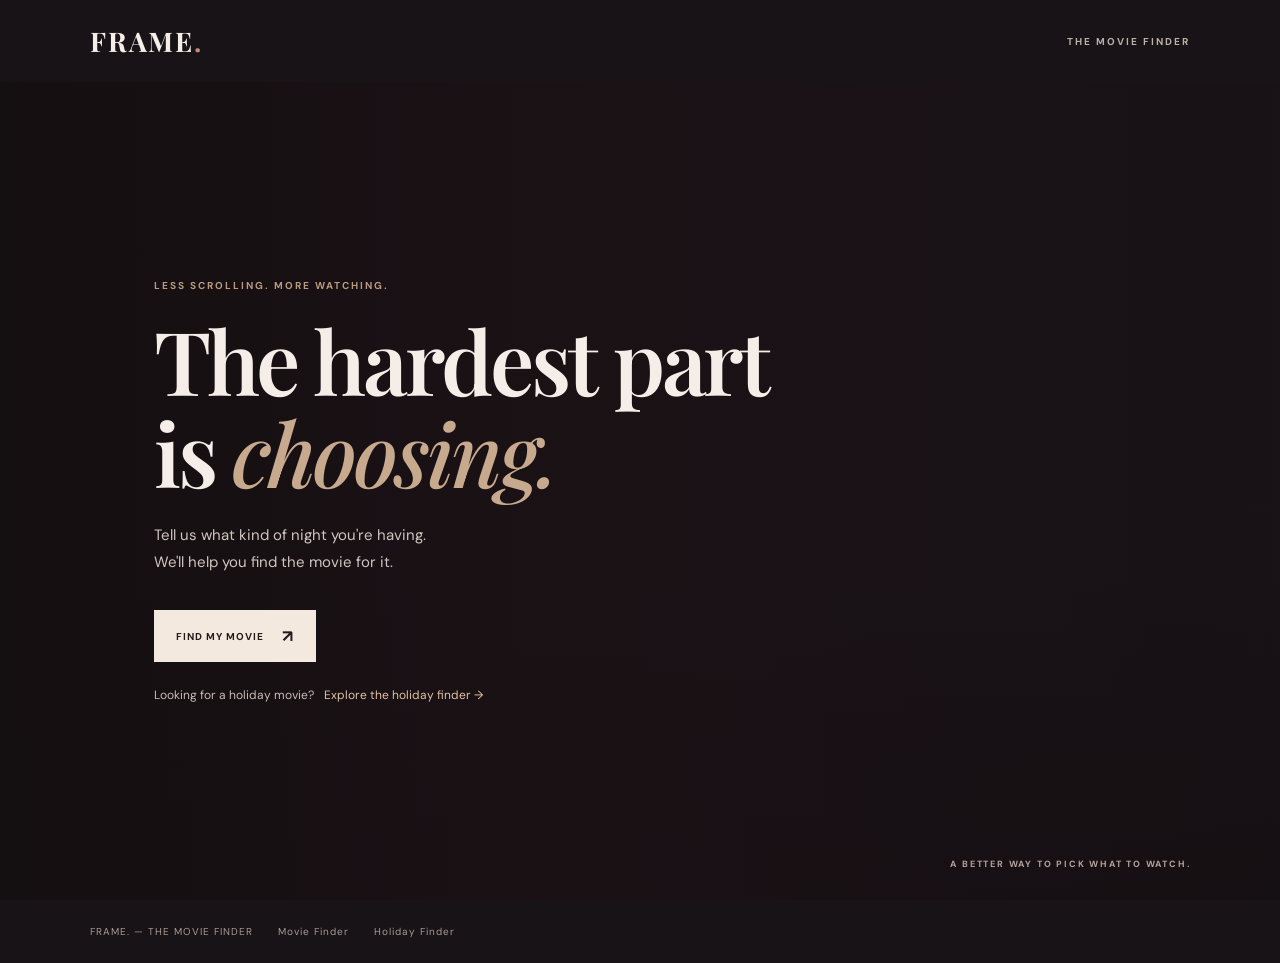
<file: index.html>
<!DOCTYPE html>
<html lang="en"><head><meta charset="UTF-8"><meta name="viewport" content="width=device-width,initial-scale=1"><meta name="theme-color" content="#171316"><title>FRAME. — Find your next movie</title><link rel="preconnect" href="https://fonts.googleapis.com"><link rel="preconnect" href="https://fonts.gstatic.com" crossorigin><link href="https://fonts.googleapis.com/css2?family=DM+Sans:wght@400;500;600;700&family=Playfair+Display:wght@500;600;700&display=swap" rel="stylesheet"><link rel="stylesheet" href="styles.css"></head>
<body class="home-page"><header class="site-header"><a class="wordmark" href="index.html">FRAME<span>.</span></a><span class="header-note">THE MOVIE FINDER</span></header>
<main class="hero"><div class="hero-shade"></div><div class="hero-content"><p class="eyebrow">LESS SCROLLING. MORE WATCHING.</p><h1>The hardest part<br>is <em>choosing.</em></h1><p class="hero-copy">Tell us what kind of night you're having.<br>We'll help you find the movie for it.</p><a class="button button-light" href="finder.html">Find my movie <span>↗</span></a><a class="holiday-entry" href="holiday.html">Looking for a holiday movie? <span>Explore the holiday finder →</span></a></div><div class="hero-caption">A BETTER WAY TO PICK WHAT TO WATCH.</div></main>
<footer class="site-footer home-footer"><span>FRAME. — THE MOVIE FINDER</span><a href="finder.html">Movie Finder</a><a href="holiday.html">Holiday Finder</a></footer><script src="script.js"></script></body></html>
</file>
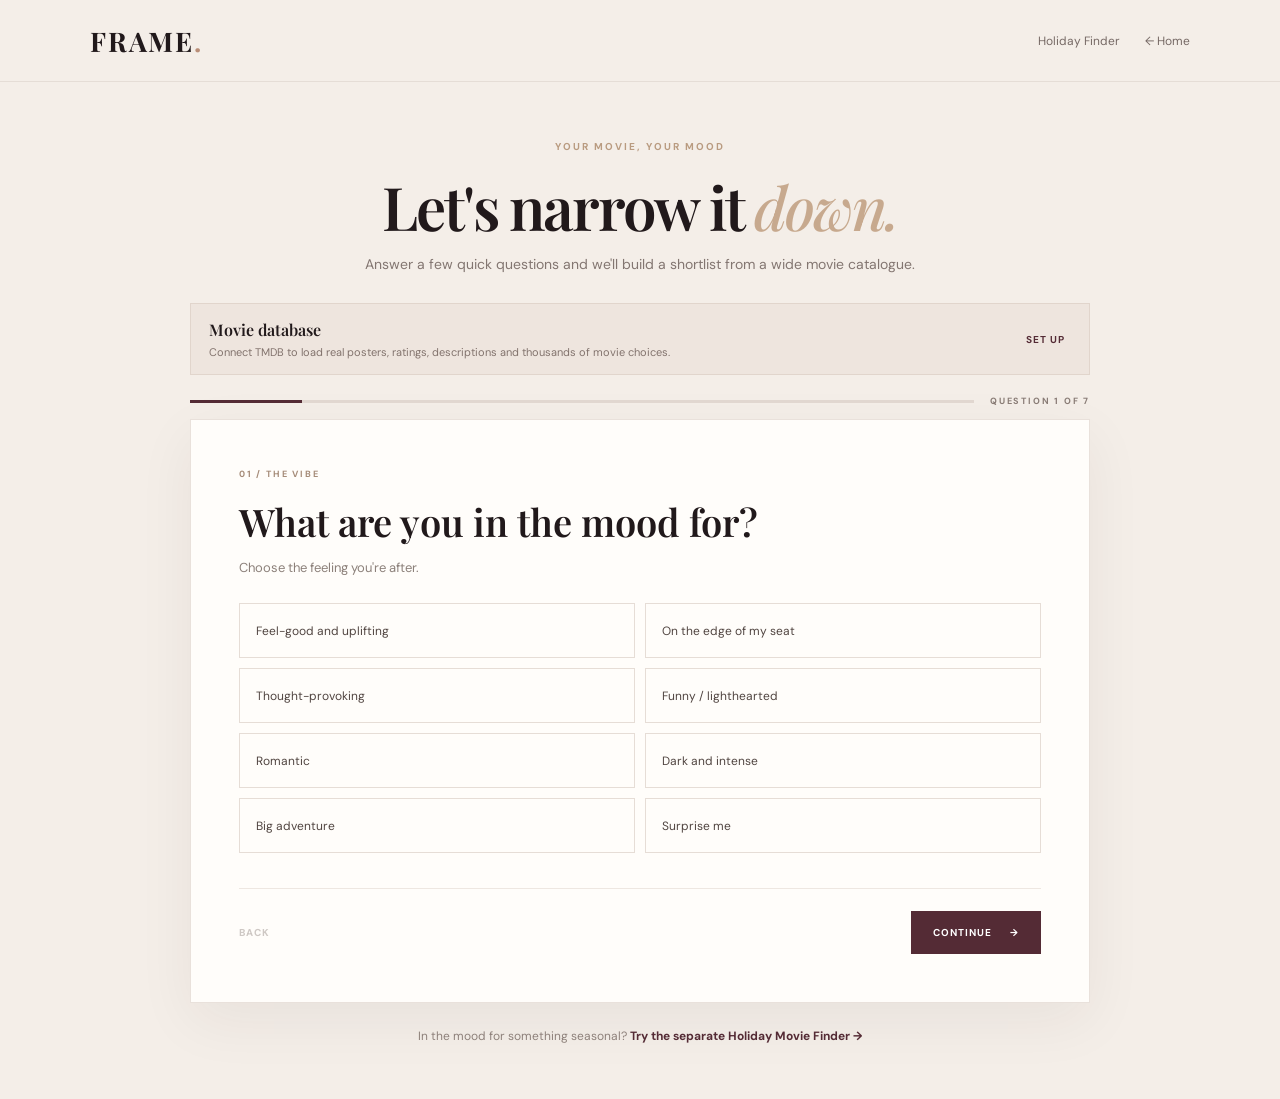
<file: finder.html>
<!DOCTYPE html><html lang="en"><head><meta charset="UTF-8"><meta name="viewport" content="width=device-width,initial-scale=1"><meta name="theme-color" content="#171316"><title>Movie Finder — FRAME.</title><link rel="preconnect" href="https://fonts.googleapis.com"><link rel="preconnect" href="https://fonts.gstatic.com" crossorigin><link href="https://fonts.googleapis.com/css2?family=DM+Sans:wght@400;500;600;700&family=Playfair+Display:wght@500;600;700&display=swap" rel="stylesheet"><link rel="stylesheet" href="styles.css"></head><body>
<header class="site-header inner-header"><a class="wordmark" href="index.html">FRAME<span>.</span></a><nav class="header-links"><a href="holiday.html">Holiday Finder</a><a class="back-link" href="index.html">← Home</a></nav></header>
<main class="survey-shell"><div class="survey-heading"><p class="eyebrow">YOUR MOVIE, YOUR MOOD</p><h1>Let's narrow it <em>down.</em></h1><p>Answer a few quick questions and we'll build a shortlist from a wide movie catalogue.</p></div>
<section class="database-panel"><div><strong>Movie database</strong><p id="dbStatus">Connect TMDB to load real posters, ratings, descriptions and thousands of movie choices.</p></div><button class="text-button" id="toggleApi">Set up</button><div class="api-entry" id="apiEntry" hidden><label for="tmdbToken">TMDB Read Access Token</label><input id="tmdbToken" type="password" autocomplete="off" placeholder="Paste your TMDB API Read Access Token"><div class="api-actions"><button class="button button-dark button-small" id="saveToken">Save on this device</button><button class="text-button" id="clearToken">Clear</button></div><small>Your token is stored only in this browser, not in your GitHub files. For a public commercial site, use a secure backend instead.</small></div></section>
<div class="progress-wrap"><div class="progress-track"><div class="progress-fill" id="progressFill"></div></div><span id="progressLabel">QUESTION 1 OF 7</span></div>
<form id="movieSurvey" class="survey-card">
<section class="question-step active" data-step="0"><p class="step-kicker">01 / THE VIBE</p><h2>What are you in the mood for?</h2><p class="question-help">Choose the feeling you're after.</p><div class="choice-grid">
<label class="choice"><input type="radio" name="mood" value="feel-good" required><span>Feel-good and uplifting</span></label><label class="choice"><input type="radio" name="mood" value="edge"><span>On the edge of my seat</span></label><label class="choice"><input type="radio" name="mood" value="thoughtful"><span>Thought-provoking</span></label><label class="choice"><input type="radio" name="mood" value="laugh"><span>Funny / lighthearted</span></label><label class="choice"><input type="radio" name="mood" value="romantic"><span>Romantic</span></label><label class="choice"><input type="radio" name="mood" value="dark"><span>Dark and intense</span></label><label class="choice"><input type="radio" name="mood" value="adventure"><span>Big adventure</span></label><label class="choice"><input type="radio" name="mood" value="surprise"><span>Surprise me</span></label></div></section>
<section class="question-step" data-step="1"><p class="step-kicker">02 / THE GENRE</p><h2>What genres sound good?</h2><p class="question-help">Pick as many as you like.</p><div class="choice-grid">
<label class="choice"><input type="checkbox" name="genre" value="28"><span>Action</span></label><label class="choice"><input type="checkbox" name="genre" value="12"><span>Adventure</span></label><label class="choice"><input type="checkbox" name="genre" value="16"><span>Animation</span></label><label class="choice"><input type="checkbox" name="genre" value="35"><span>Comedy</span></label><label class="choice"><input type="checkbox" name="genre" value="80"><span>Crime</span></label><label class="choice"><input type="checkbox" name="genre" value="99"><span>Documentary</span></label><label class="choice"><input type="checkbox" name="genre" value="18"><span>Drama</span></label><label class="choice"><input type="checkbox" name="genre" value="10751"><span>Family</span></label><label class="choice"><input type="checkbox" name="genre" value="14"><span>Fantasy</span></label><label class="choice"><input type="checkbox" name="genre" value="36"><span>History</span></label><label class="choice"><input type="checkbox" name="genre" value="27"><span>Horror</span></label><label class="choice"><input type="checkbox" name="genre" value="10402"><span>Music</span></label><label class="choice"><input type="checkbox" name="genre" value="9648"><span>Mystery</span></label><label class="choice"><input type="checkbox" name="genre" value="10749"><span>Romance</span></label><label class="choice"><input type="checkbox" name="genre" value="878"><span>Sci-fi</span></label><label class="choice"><input type="checkbox" name="genre" value="53"><span>Thriller</span></label><label class="choice"><input type="checkbox" name="genre" value="10752"><span>War</span></label><label class="choice"><input type="checkbox" name="genre" value="37"><span>Western</span></label></div></section>
<section class="question-step" data-step="2"><p class="step-kicker">03 / YOUR COMPANY</p><h2>Who's watching with you?</h2><div class="choice-grid"><label class="choice"><input type="radio" name="company" value="solo" required><span>Just me</span></label><label class="choice"><input type="radio" name="company" value="date"><span>Date night</span></label><label class="choice"><input type="radio" name="company" value="friends"><span>Friends</span></label><label class="choice"><input type="radio" name="company" value="family"><span>Family / all ages</span></label><label class="choice"><input type="radio" name="company" value="partner"><span>My partner</span></label><label class="choice"><input type="radio" name="company" value="kids"><span>Watching with kids</span></label></div></section>
<section class="question-step" data-step="3"><p class="step-kicker">04 / THE CLOCK</p><h2>How much time do you have?</h2><div class="choice-grid"><label class="choice"><input type="radio" name="runtime" value="short" required><span>Under 90 minutes</span></label><label class="choice"><input type="radio" name="runtime" value="standard"><span>90–120 minutes</span></label><label class="choice"><input type="radio" name="runtime" value="long"><span>More than 2 hours</span></label><label class="choice"><input type="radio" name="runtime" value="any"><span>Any runtime</span></label></div></section>
<section class="question-step" data-step="4"><p class="step-kicker">05 / THE ERA</p><h2>What era are you feeling?</h2><div class="choice-grid"><label class="choice"><input type="radio" name="era" value="recent" required><span>Recent releases (2020–now)</span></label><label class="choice"><input type="radio" name="era" value="2010s"><span>2010s</span></label><label class="choice"><input type="radio" name="era" value="2000s"><span>2000s</span></label><label class="choice"><input type="radio" name="era" value="older"><span>Before 2000</span></label><label class="choice"><input type="radio" name="era" value="any"><span>Any era</span></label></div></section>
<section class="question-step" data-step="5"><p class="step-kicker">06 / THE RATING</p><h2>How highly rated should it be?</h2><div class="choice-grid"><label class="choice"><input type="radio" name="rating" value="0" required><span>I'm open to anything</span></label><label class="choice"><input type="radio" name="rating" value="6"><span>6+ out of 10</span></label><label class="choice"><input type="radio" name="rating" value="7"><span>7+ out of 10</span></label><label class="choice"><input type="radio" name="rating" value="8"><span>8+ out of 10</span></label></div></section>
<section class="question-step" data-step="6"><p class="step-kicker">07 / THE FINAL TOUCH</p><h2>Anything you'd rather avoid?</h2><p class="question-help">Optional. We'll use these as soft filters where possible.</p><div class="choice-grid"><label class="choice"><input type="checkbox" name="avoid" value="horror"><span>Horror / scary content</span></label><label class="choice"><input type="checkbox" name="avoid" value="adult"><span>Adult-oriented films</span></label><label class="choice"><input type="checkbox" name="avoid" value="foreign"><span>Subtitles / non-English</span></label><label class="choice"><input type="checkbox" name="avoid" value="none"><span>No preference</span></label></div></section>
<div class="survey-actions"><button type="button" class="button button-quiet" id="prevBtn" disabled>Back</button><button type="button" class="button button-dark" id="nextBtn">Continue <span>→</span></button></div></form>
<section id="results" class="results-panel" hidden><div class="results-top"><div><p class="eyebrow">YOUR FRAME. PICKS</p><h2>Tonight's shortlist.</h2><p class="results-intro" id="resultsIntro">Picked around your answers.</p></div><button class="button button-outline" id="againBtn">Retake survey</button></div><div class="results-toolbar"><span id="resultCount">Recommendations</span><select id="sortResults" aria-label="Sort recommendations"><option value="match">Best match</option><option value="rating">Highest rated</option><option value="newest">Newest first</option></select></div><div id="recommendations" class="movie-grid"></div><button class="button button-outline load-more" id="loadMore" hidden>Load more movies</button><p class="tmdb-credit">Movie data and images provided by TMDB. This product uses the TMDB API but is not endorsed or certified by TMDB.</p></section>
<p class="page-switch">In the mood for something seasonal? <a href="holiday.html">Try the separate Holiday Movie Finder →</a></p></main><script src="script.js"></script></body></html>
</file>
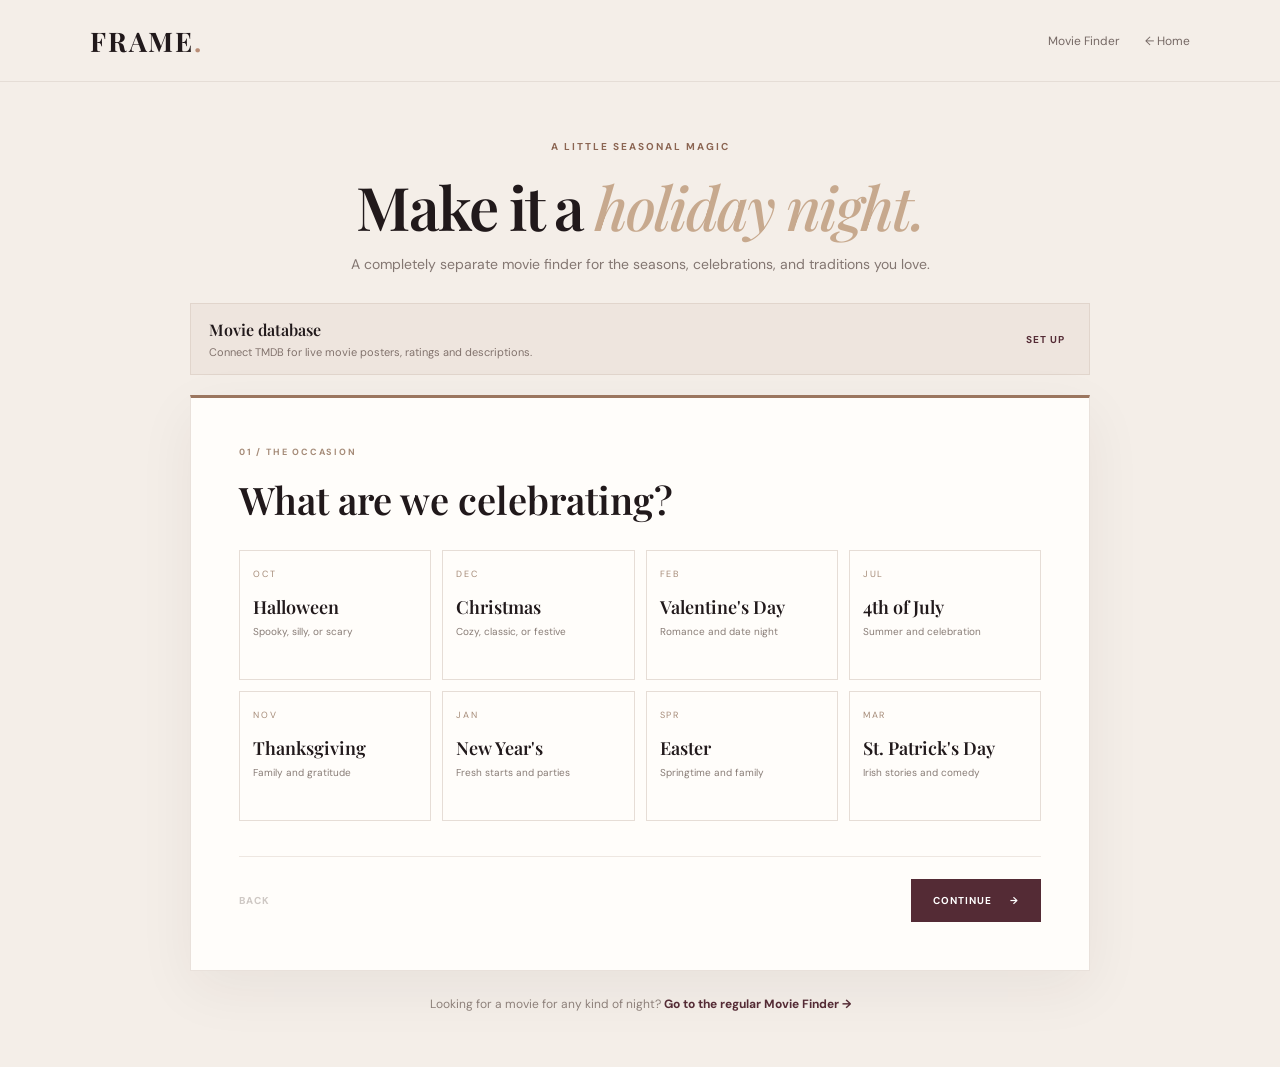
<file: holiday.html>
<!DOCTYPE html><html lang="en"><head><meta charset="UTF-8"><meta name="viewport" content="width=device-width,initial-scale=1"><meta name="theme-color" content="#171316"><title>Holiday Movie Finder — FRAME.</title><link rel="preconnect" href="https://fonts.googleapis.com"><link rel="preconnect" href="https://fonts.gstatic.com" crossorigin><link href="https://fonts.googleapis.com/css2?family=DM+Sans:wght@400;500;600;700&family=Playfair+Display:wght@500;600;700&display=swap" rel="stylesheet"><link rel="stylesheet" href="styles.css"></head><body class="holiday-page">
<header class="site-header inner-header"><a class="wordmark" href="index.html">FRAME<span>.</span></a><nav class="header-links"><a href="finder.html">Movie Finder</a><a class="back-link" href="index.html">← Home</a></nav></header>
<main class="survey-shell"><div class="survey-heading"><p class="eyebrow">A LITTLE SEASONAL MAGIC</p><h1>Make it a <em>holiday night.</em></h1><p>A completely separate movie finder for the seasons, celebrations, and traditions you love.</p></div>
<section class="database-panel"><div><strong>Movie database</strong><p id="dbStatus">Connect TMDB for live movie posters, ratings and descriptions.</p></div><button class="text-button" id="toggleApi">Set up</button><div class="api-entry" id="apiEntry" hidden><label for="tmdbToken">TMDB Read Access Token</label><input id="tmdbToken" type="password" autocomplete="off" placeholder="Paste your TMDB API Read Access Token"><div class="api-actions"><button class="button button-dark button-small" id="saveToken">Save on this device</button><button class="text-button" id="clearToken">Clear</button></div><small>Your token stays in this browser, not in your GitHub repository. A public commercial site should use a secure backend.</small></div></section>
<form id="holidaySurvey" class="survey-card holiday-card"><section class="question-step active" data-holiday-step="0"><p class="step-kicker">01 / THE OCCASION</p><h2>What are we celebrating?</h2><div class="holiday-grid">
<label class="holiday-choice"><input type="radio" name="holiday" value="halloween" required><span class="holiday-symbol">OCT</span><strong>Halloween</strong><small>Spooky, silly, or scary</small></label><label class="holiday-choice"><input type="radio" name="holiday" value="christmas"><span class="holiday-symbol">DEC</span><strong>Christmas</strong><small>Cozy, classic, or festive</small></label><label class="holiday-choice"><input type="radio" name="holiday" value="valentines"><span class="holiday-symbol">FEB</span><strong>Valentine's Day</strong><small>Romance and date night</small></label><label class="holiday-choice"><input type="radio" name="holiday" value="july4"><span class="holiday-symbol">JUL</span><strong>4th of July</strong><small>Summer and celebration</small></label><label class="holiday-choice"><input type="radio" name="holiday" value="thanksgiving"><span class="holiday-symbol">NOV</span><strong>Thanksgiving</strong><small>Family and gratitude</small></label><label class="holiday-choice"><input type="radio" name="holiday" value="newyear"><span class="holiday-symbol">JAN</span><strong>New Year's</strong><small>Fresh starts and parties</small></label><label class="holiday-choice"><input type="radio" name="holiday" value="easter"><span class="holiday-symbol">SPR</span><strong>Easter</strong><small>Springtime and family</small></label><label class="holiday-choice"><input type="radio" name="holiday" value="stpatricks"><span class="holiday-symbol">MAR</span><strong>St. Patrick's Day</strong><small>Irish stories and comedy</small></label></div></section>
<section class="question-step" data-holiday-step="1"><p class="step-kicker">02 / THE KIND OF NIGHT</p><h2>What kind of holiday movie?</h2><p class="question-help" id="holidayHint">Choose the style that feels right.</p><div class="choice-grid" id="holidayStyles"></div></section>
<section class="question-step" data-holiday-step="2"><p class="step-kicker">03 / YOUR COMPANY</p><h2>Who's joining movie night?</h2><div class="choice-grid"><label class="choice"><input type="radio" name="hcompany" value="solo" required><span>Just me</span></label><label class="choice"><input type="radio" name="hcompany" value="date"><span>Date night</span></label><label class="choice"><input type="radio" name="hcompany" value="friends"><span>Friends</span></label><label class="choice"><input type="radio" name="hcompany" value="family"><span>Family / all ages</span></label></div></section>
<section class="question-step" data-holiday-step="3"><p class="step-kicker">04 / THE VIBE</p><h2>How should it feel?</h2><div class="choice-grid"><label class="choice"><input type="radio" name="hvibe" value="cozy" required><span>Cozy and comforting</span></label><label class="choice"><input type="radio" name="hvibe" value="fun"><span>Fun and upbeat</span></label><label class="choice"><input type="radio" name="hvibe" value="spooky"><span>Spooky / thrilling</span></label><label class="choice"><input type="radio" name="hvibe" value="classic"><span>Classic and nostalgic</span></label><label class="choice"><input type="radio" name="hvibe" value="any"><span>Surprise me</span></label></div></section>
<div class="survey-actions"><button type="button" class="button button-quiet" id="holidayPrev" disabled>Back</button><button type="button" class="button button-dark" id="holidayNext">Continue <span>→</span></button></div></form>
<section id="holidayResults" class="results-panel" hidden><div class="results-top"><div><p class="eyebrow">THE HOLIDAY EDITION</p><h2 id="holidayResultTitle">Your holiday watchlist.</h2><p class="results-intro" id="holidayIntro">A seasonal shortlist.</p></div><button class="button button-outline" id="holidayAgain">Start over</button></div><div class="results-toolbar"><span id="holidayCount">Holiday picks</span><select id="holidaySort" aria-label="Sort recommendations"><option value="match">Best match</option><option value="rating">Highest rated</option><option value="newest">Newest first</option></select></div><div id="holidayRecommendations" class="movie-grid"></div><button class="button button-outline load-more" id="holidayMore" hidden>Load more movies</button><p class="tmdb-credit">Movie data and images provided by TMDB. This product uses the TMDB API but is not endorsed or certified by TMDB.</p></section>
<p class="page-switch">Looking for a movie for any kind of night? <a href="finder.html">Go to the regular Movie Finder →</a></p></main><script src="script.js"></script></body></html>
</file>
<file: styles.css>
:root{--ink:#21191b;--wine:#542b35;--wine2:#74434b;--cream:#f4eee8;--muted:#8e817c;--line:#e5ddd6;--gold:#b89b76}*{box-sizing:border-box}body{margin:0;background:var(--cream);color:var(--ink);font-family:"DM Sans",sans-serif}a{color:inherit;text-decoration:none}.site-header{height:82px;padding:0 7vw;display:flex;align-items:center;justify-content:space-between;position:relative;z-index:2}.wordmark{font:700 27px "Playfair Display",serif;letter-spacing:.08em}.wordmark span{color:#b98e78}.header-note,.eyebrow,.hero-caption,.step-kicker,.progress-wrap{font-size:10px;letter-spacing:.2em;font-weight:700}.header-note{color:#bdb0a9}.header-links{display:flex;gap:25px;align-items:center;font-size:12px;color:#766965}.home-page{background:#171316;color:#f5eee8;min-height:100vh}.hero{min-height:calc(100vh - 82px);position:relative;display:flex;align-items:center;padding:8vh 12vw;background:linear-gradient(90deg,rgba(20,15,17,.97) 0%,rgba(27,17,21,.86) 42%,rgba(26,15,20,.2) 100%),linear-gradient(0deg,rgba(17,13,15,.55),transparent 40%),url("https://images.unsplash.com/photo-1489599849927-2ee91cede3ba?auto=format&fit=crop&w=2000&q=85") center/cover}.hero-content{position:relative;z-index:1;max-width:620px}.eyebrow{color:#b99b80;margin:0 0 22px}.hero h1,.survey-heading h1{font:600 clamp(48px,7vw,88px)/1.04 "Playfair Display",serif;letter-spacing:-.035em;margin:0}.hero h1 em,.survey-heading h1 em{font-weight:500;color:#c7a98e}.hero-copy{color:#d0c5c0;line-height:1.8;margin:25px 0 34px;font-size:15px}.button{border:0;display:inline-flex;align-items:center;justify-content:center;gap:18px;padding:15px 22px;font:700 10px "DM Sans",sans-serif;letter-spacing:.1em;text-transform:uppercase;cursor:pointer;transition:.2s}.button:hover{transform:translateY(-2px)}.button-light{background:#f3e9df;color:#241a1c}.button-light span{font-size:17px}.holiday-entry{display:block;margin-top:25px;color:#c9bbb4;font-size:12px}.holiday-entry span{color:#e0c2a2;margin-left:7px}.hero-caption{position:absolute;bottom:30px;right:7vw;color:#b4a49d;font-size:9px}.site-footer{padding:25px 7vw;display:flex;gap:25px;color:#a99a94;font-size:10px;letter-spacing:.1em}.home-footer{background:#171316}.inner-header{border-bottom:1px solid var(--line)}.back-link{font-size:12px;color:#766965}.survey-shell{width:min(900px,91vw);margin:58px auto 55px}.survey-heading{text-align:center;margin-bottom:30px}.survey-heading h1{font-size:clamp(40px,6vw,60px)}.survey-heading>p:last-child{color:#837671;font-size:14px;margin-top:18px}.database-panel{background:#eee5de;border:1px solid #e1d5cc;padding:15px 18px;margin:0 0 20px;display:grid;grid-template-columns:1fr auto;gap:10px 15px;align-items:center}.database-panel strong{font:600 16px "Playfair Display",serif}.database-panel p{font-size:11px;color:#82736d;margin:4px 0 0}.text-button{border:0;background:none;color:var(--wine);font:700 10px "DM Sans";letter-spacing:.1em;text-transform:uppercase;cursor:pointer}.api-entry{grid-column:1/-1;border-top:1px solid #dacdc4;padding-top:13px}.api-entry label{display:block;font-size:11px;font-weight:700;margin-bottom:7px}.api-entry input{width:100%;padding:12px;border:1px solid #d8cbc2;background:#fffdfa;font:12px "DM Sans"}.api-entry small{display:block;color:#8a7d76;font-size:10px;line-height:1.5;margin-top:8px}.api-actions{display:flex;align-items:center;gap:15px;margin-top:9px}.button-small{padding:10px 14px}.progress-wrap{display:flex;align-items:center;gap:16px;color:#887b75;font-size:9px;margin-bottom:12px}.progress-track{height:3px;background:#e1d7d0;flex:1}.progress-fill{height:100%;width:14.28%;background:var(--wine);transition:width .3s}.survey-card,.results-panel{background:#fffdfa;border:1px solid #e9e1db;padding:clamp(24px,5vw,48px);box-shadow:0 18px 55px rgba(47,30,29,.06)}.question-step{display:none;animation:rise .35s ease}.question-step.active{display:block}@keyframes rise{from{opacity:0;transform:translateY(9px)}to{opacity:1;transform:translateY(0)}}.step-kicker{color:#a58b78;font-size:9px;margin:0 0 16px}.question-step h2,.results-panel h2{font:600 clamp(27px,4vw,38px) "Playfair Display",serif;margin:0}.question-help,.results-intro{color:#8c807a;font-size:13px;margin:12px 0 25px}.choice-grid{display:grid;grid-template-columns:repeat(2,minmax(0,1fr));gap:10px;margin-top:27px}.choice{display:block;cursor:pointer}.choice input,.holiday-choice input{position:absolute;opacity:0;pointer-events:none}.choice span{display:flex;align-items:center;min-height:55px;border:1px solid #e6ddd6;padding:14px 16px;font-size:12px;color:#514541;transition:.2s}.choice input:checked+span,.choice:hover span{border-color:var(--wine);background:#f7f0ed;color:var(--wine)}.survey-actions{display:flex;justify-content:space-between;margin-top:35px;padding-top:22px;border-top:1px solid #eee7e1}.button-dark{background:var(--wine);color:white}.button-dark:hover{background:#6a3742}.button-quiet{background:transparent;color:#756761;padding-left:0}.button-quiet:disabled{opacity:.35;cursor:not-allowed;transform:none}.button-outline{background:transparent;color:var(--wine);border:1px solid #cdbbb0}.page-switch{text-align:center;color:#8d807a;font-size:12px;margin-top:25px}.page-switch a,.text-link{color:var(--wine);font-weight:700}.results-panel{margin-top:22px}.results-top{display:flex;justify-content:space-between;align-items:center;gap:20px}.results-top .eyebrow{margin-bottom:12px}.results-intro{margin:9px 0 0}.results-toolbar{display:flex;justify-content:space-between;align-items:center;border-top:1px solid #eee6df;margin-top:25px;padding-top:15px;color:#8b7d76;font-size:11px}.results-toolbar select{border:1px solid #e3d9d1;background:#fffdfa;padding:9px 12px;color:#514541;font:11px "DM Sans"}.movie-grid{display:grid;grid-template-columns:repeat(4,minmax(0,1fr));gap:16px;margin:20px 0}.movie-card{border:1px solid #e8dfd8;background:#fff;min-width:0;overflow:hidden}.poster-wrap{position:relative;aspect-ratio:2/3;background:linear-gradient(135deg,#36252a,#8b5c54);overflow:hidden}.poster-wrap img{width:100%;height:100%;object-fit:cover;display:block;transition:transform .4s}.movie-card:hover .poster-wrap img{transform:scale(1.04)}.poster-fallback{height:100%;display:flex;align-items:center;justify-content:center;padding:18px;text-align:center;color:#fff;font:600 20px "Playfair Display",serif}.movie-rating{position:absolute;bottom:9px;left:9px;background:rgba(25,19,20,.88);color:#f7eee6;padding:6px 8px;font-size:10px}.movie-info{padding:12px}.movie-info strong{font:600 16px "Playfair Display",serif;line-height:1.2;display:block}.movie-meta{color:#9a8c84;font-size:10px;margin:7px 0}.movie-overview{color:#716660;font-size:10px;line-height:1.5;margin:0 0 10px;display:-webkit-box;-webkit-line-clamp:4;-webkit-box-orient:vertical;overflow:hidden}.movie-actions{display:flex;justify-content:space-between;align-items:center;gap:5px}.movie-actions a,.save-movie{font:700 9px "DM Sans";letter-spacing:.06em;text-transform:uppercase;color:var(--wine)}.save-movie{background:none;border:0;cursor:pointer;padding:4px 0}.save-movie.saved{color:#9c6a46}.load-more{display:flex;margin:15px auto}.tmdb-credit{font-size:9px;color:#9a8e87;line-height:1.5;margin-top:25px}.holiday-page .survey-heading .eyebrow{color:#8b6552}.holiday-card{border-top:3px solid #9b765f}.holiday-grid{display:grid;grid-template-columns:repeat(4,1fr);gap:11px;margin-top:25px}.holiday-choice{border:1px solid #e6ddd6;padding:17px 13px;min-height:130px;display:flex;flex-direction:column;cursor:pointer;transition:.2s}.holiday-choice:hover,.holiday-choice:has(input:checked){background:#f7f0ed;border-color:var(--wine)}.holiday-symbol{font-size:9px;letter-spacing:.2em;color:#a58b78;margin-bottom:15px}.holiday-choice strong{font:600 18px "Playfair Display",serif}.holiday-choice small{font-size:10px;color:#887c76;margin-top:6px}.holiday-page .progress-wrap{display:none}@media(max-width:760px){.movie-grid{grid-template-columns:repeat(2,minmax(0,1fr))}.holiday-grid{grid-template-columns:repeat(2,1fr)}}@media(max-width:600px){.site-header{height:70px;padding:0 6vw}.hero{min-height:calc(100vh - 70px);padding:7vh 8vw;background-position:60% center}.hero-caption{left:8vw;right:auto;font-size:8px}.header-note{font-size:8px}.header-links{gap:12px;font-size:10px}.survey-shell{margin:38px auto}.choice-grid{grid-template-columns:1fr}.movie-grid{grid-template-columns:repeat(2,minmax(0,1fr));gap:9px}.movie-info{padding:9px}.movie-info strong{font-size:14px}.movie-overview{font-size:9px}.results-top{align-items:flex-start;flex-direction:column}.results-top .button{padding:10px 13px}.site-footer{flex-wrap:wrap}.survey-actions .button{padding:13px 14px}}
</file>
